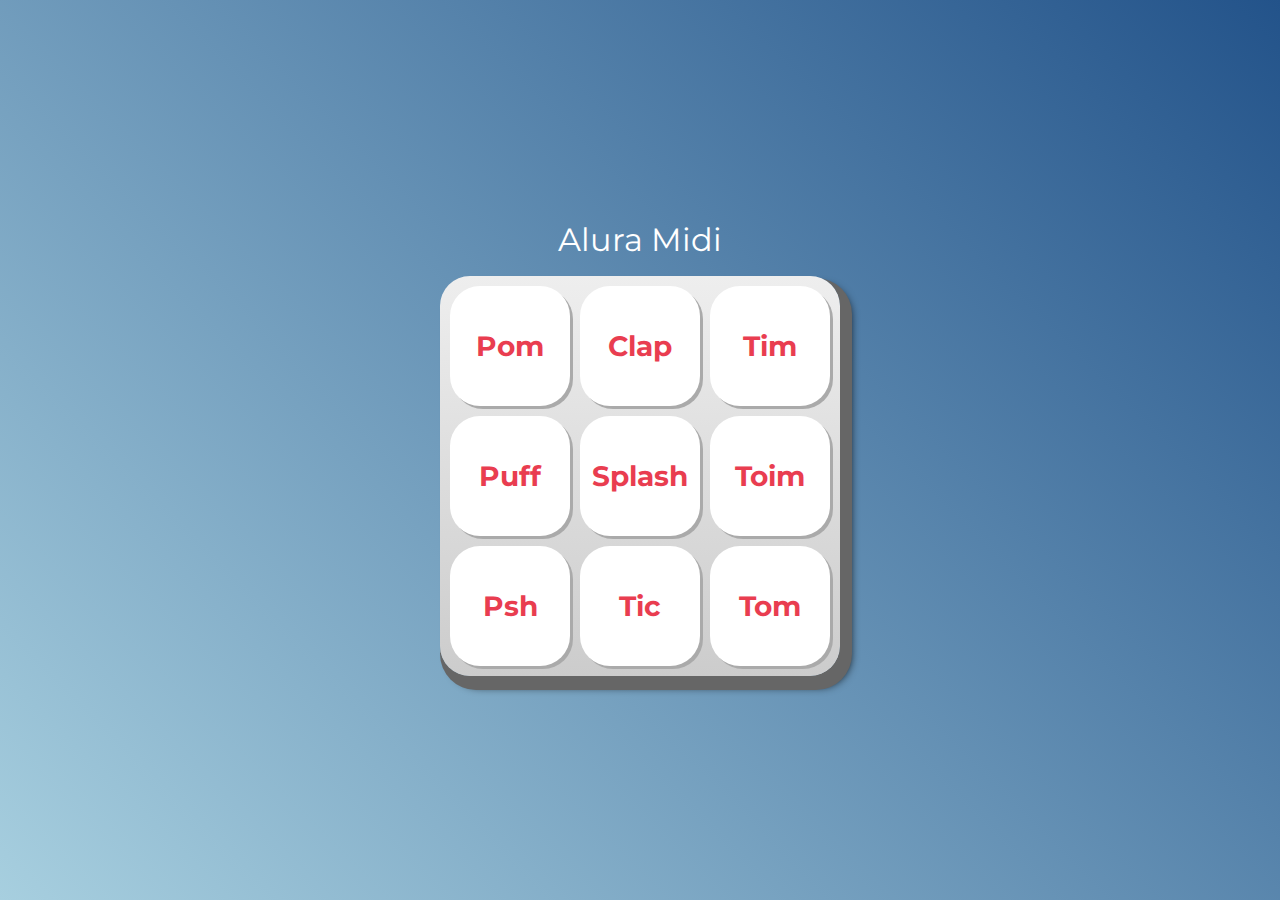
<file: Alura Midi/index.html>
<!DOCTYPE html>
<html lang="pt-BR">
<head>
    <meta charset="UTF-8">
    <meta http-equiv="X-UA-Compatible" content="IE=edge">
    <meta name="viewport" content="width=device-width, initial-scale=1.0">

    <title>Alura MIDI</title>

    <link rel="preconnect" href="https://fonts.googleapis.com">
    <link rel="preconnect" href="https://fonts.gstatic.com" crossorigin>
    <link href="https://fonts.googleapis.com/css2?family=Montserrat:wght@500;600&display=swap" rel="stylesheet">

    <link rel="icon" type="image/png" href="images/bateria.png">
    <link rel="stylesheet" href="css/reset.css">
    <link rel="stylesheet" href="css/estilos.css">   

</head>
<body>

    <h1>Alura Midi</h1>

    <section class="teclado">
        <button class="tecla tecla_pom">Pom</button>
        <button class="tecla tecla_clap">Clap</button>
        <button class="tecla tecla_tim">Tim</button>

        <button class="tecla tecla_puff">Puff</button>
        <button class="tecla tecla_splash">Splash</button>
        <button class="tecla tecla_toim">Toim</button>

        <button class="tecla tecla_psh">Psh</button>
        <button class="tecla tecla_tic">Tic</button>
        <button class="tecla tecla_tom">Tom</button>
    </section>

    <audio src="sounds/keyq.wav" id="som_tecla_pom"></audio>
    <audio src="sounds/keyw.wav" id="som_tecla_clap"></audio>
    <audio src="sounds/keye.wav" id="som_tecla_tim"></audio>
    <audio src="sounds/keya.wav" id="som_tecla_puff"></audio>
    <audio src="sounds/keys.wav" id="som_tecla_splash"></audio>
    <audio src="sounds/keyd.wav" id="som_tecla_toim"></audio>
    <audio src="sounds/keyz.wav" id="som_tecla_psh"></audio>
    <audio src="sounds/keyx.wav" id="som_tecla_tic"></audio>
    <audio src="sounds/keyc.wav" id="som_tecla_tom"></audio>

    <script src="main.js"></script>
</body>
</html>
</file>
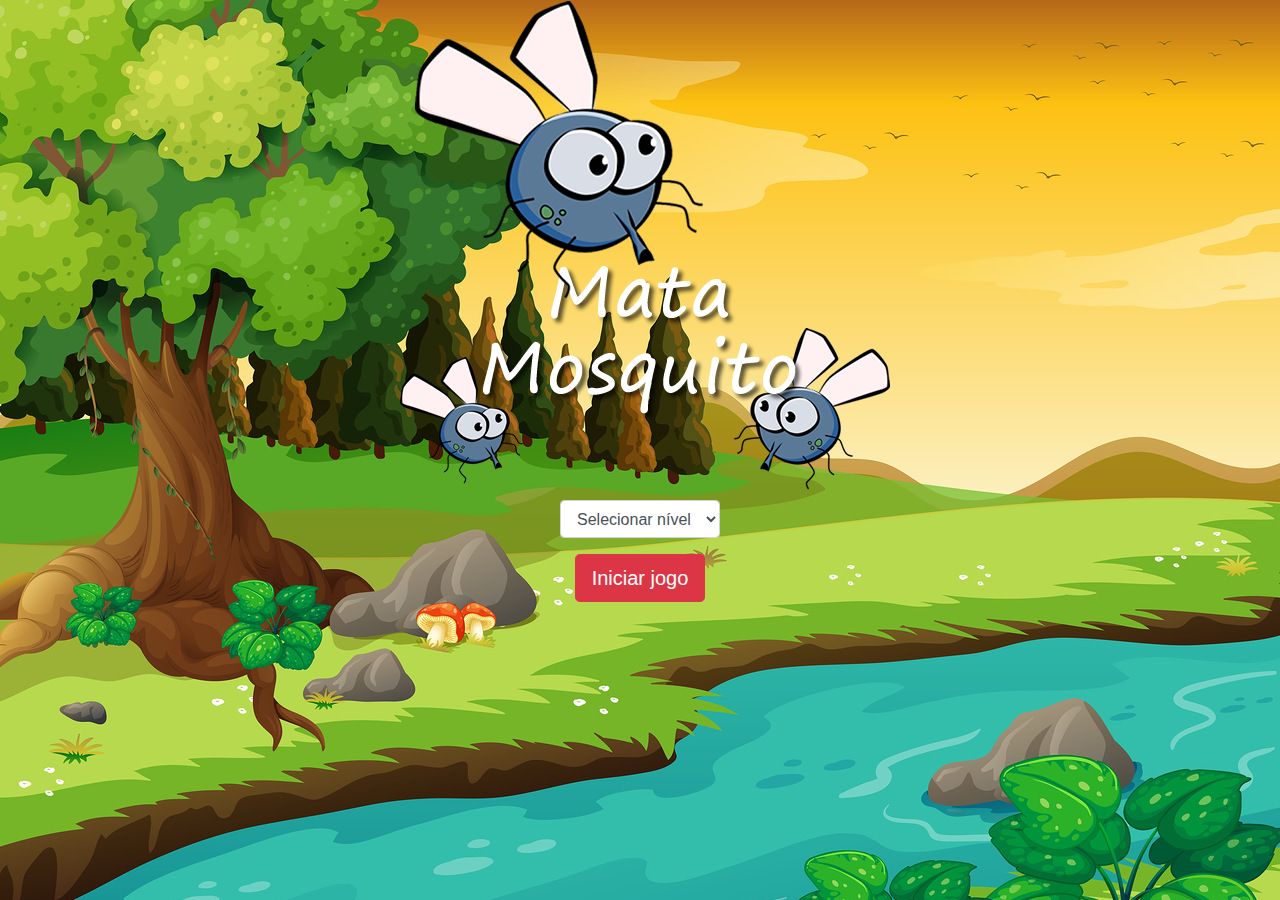
<file: Mata Mosquito/index.html>
<!DOCTYPE html>
<html>
	<head>
		<title>Nono Projeto</title>
		<meta charset="utf-8">		

        <!-- Bootstrap CSS -->
        <link rel="stylesheet" href="https://maxcdn.bootstrapcdn.com/bootstrap/4.0.0/css/bootstrap.min.css" integrity="sha384-Gn5384xqQ1aoWXA+058RXPxPg6fy4IWvTNh0E263XmFcJlSAwiGgFAW/dAiS6JXm" crossorigin="anonymous">		
        <link rel="stylesheet" href="style.css">

        <script>
            function IniciarJogo(){
                var ModoJogo = document.getElementById("ModoJogo").value;
                if (ModoJogo==="") {
                    return false;
                } 
                window.location.href = "app.html?" + ModoJogo; /*A página concatenado com o parâmetro*/
                /*Padrão não convencional, embora seja a mais fácil (Ideal para primeiros passos)*/
            }
        </script>
	</head>

	<body>
        <div class="container">
            <div class="row">
                <div class="col">
                    <div class="d-flex justify-content-center">
                        <img src="Imagens/game.png" >
                    </div>
                </div>
            </div>
            <div class="row">
                <div class="col">
                    <div class="d-flex justify-content-center">
                        <div class="mb-3">
                            <select class="form-control" id="ModoJogo">
                                <option value="">Selecionar nível</option>
                                <option value="facil">Fácil</option>
                                <option value="medio">Médio</option>
                                <option value="dificil">Difícil</option>
                                <option value="chucknorris">Chuck Norris</option>
                            </select>
                        </div>
                    </div>
                </div>
            </div>
            <div class="row">
                <div class="col">
                    <div class="d-flex justify-content-center">
                        <button type="button" class="btn btn-danger btn-lg" onclick="IniciarJogo()">Iniciar jogo</button>
                    </div>
                </div>
            </div>
        </div>
    </body>
</html>
</file>
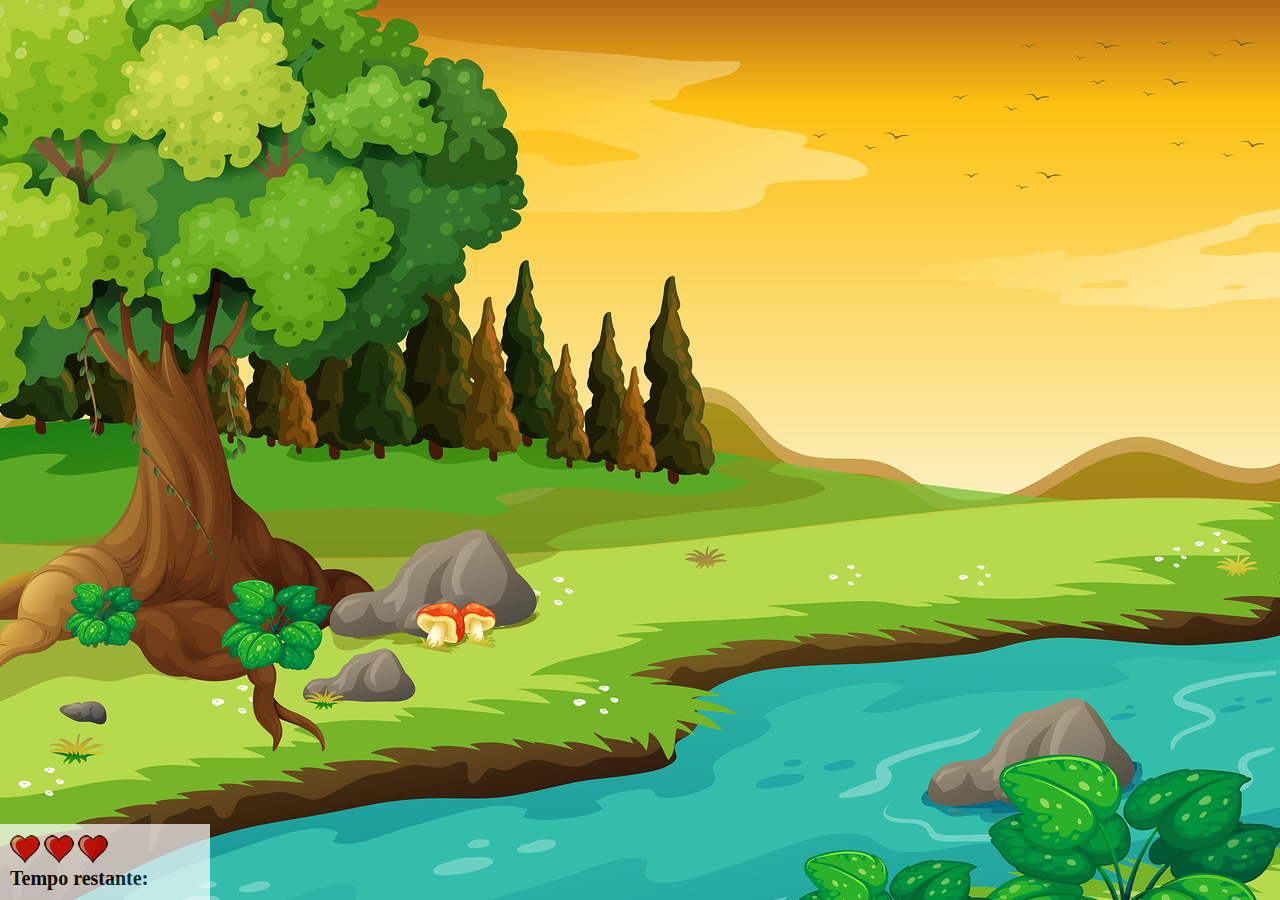
<file: Mata Mosquito/app.html>
<!DOCTYPE html>
<html>
	<head>
		<title>Nono Projeto</title>
		<meta charset="utf-8">
		<link rel="stylesheet" href="style.css">		
	</head>
	<body onresize="AjustaTamanhoJogo()">

		<div class="Painel">
			<div class="Vidas">
				<img id="Vida1" src="Imagens/coracao_cheio.png">
				<img id="Vida2" src="Imagens/coracao_cheio.png">
				<img id="Vida3" src="Imagens/coracao_cheio.png">
			</div>
			<div class="Cronometro">
				Tempo restante: <span id="Cronometro"></span>
			</div>
		</div>
		<script src="main.js"></script>
	</body>
</html>
</file>
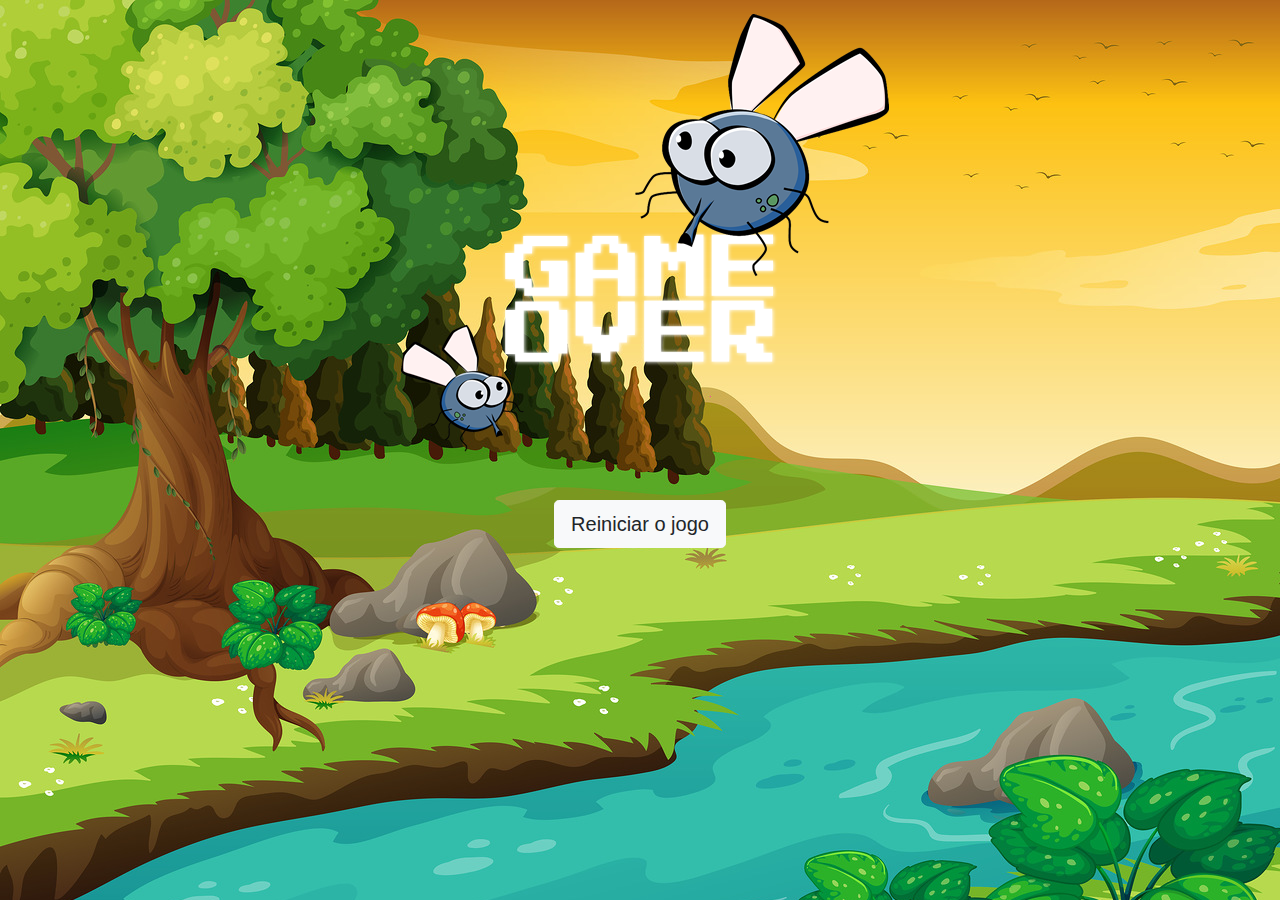
<file: Mata Mosquito/lost.html>
<!DOCTYPE html>
<html>
	<head>
		<title>Nono Projeto</title>
		<meta charset="utf-8">
        <!-- Bootstrap CSS -->
        <link rel="stylesheet" href="https://maxcdn.bootstrapcdn.com/bootstrap/4.0.0/css/bootstrap.min.css" integrity="sha384-Gn5384xqQ1aoWXA+058RXPxPg6fy4IWvTNh0E263XmFcJlSAwiGgFAW/dAiS6JXm" crossorigin="anonymous">		
        <link rel="stylesheet" href="style.css">
	</head>

	<body>

           <div class="container">
               <div class="row">
                   <div class="col">
                       <div class="d-flex justify-content-center">
                            <img src="Imagens/game_over.png" >
                       </div>
                   </div>
               </div>
               <div class="row">
                <div class="col">
                    <div class="d-flex justify-content-center">
                        <button type="button" class="btn btn-light btn-lg" onclick=" window.location.href='index.html' ">Reiniciar o jogo</button>
                    </div>
                </div>
            </div>
           </div>
    </body>
</html>
</file>
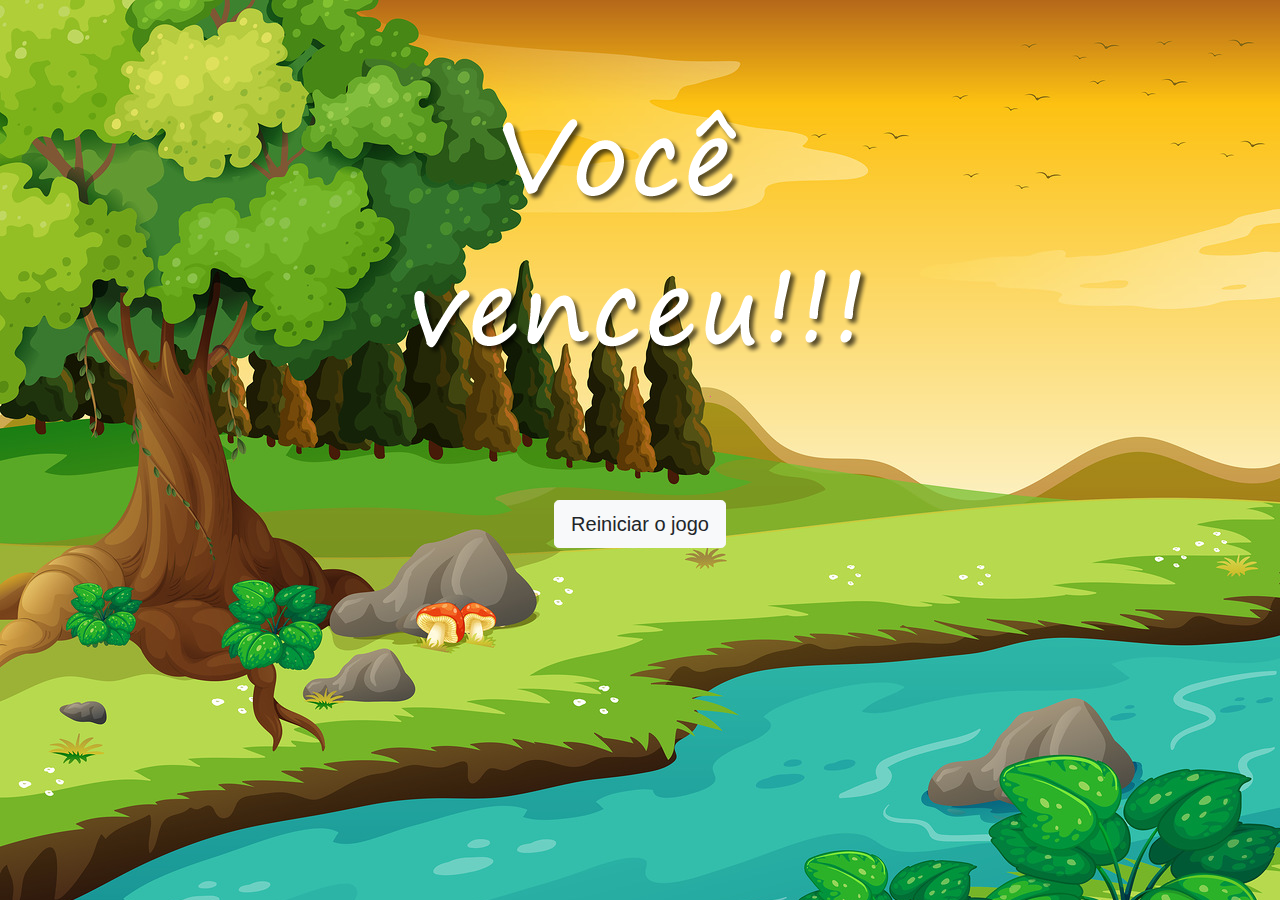
<file: Mata Mosquito/vitoria.html>
<!DOCTYPE html>
<html>
	<head>
		<title>Nono Projeto</title>
		<meta charset="utf-8">
        <!-- Bootstrap CSS -->
        <link rel="stylesheet" href="https://maxcdn.bootstrapcdn.com/bootstrap/4.0.0/css/bootstrap.min.css" integrity="sha384-Gn5384xqQ1aoWXA+058RXPxPg6fy4IWvTNh0E263XmFcJlSAwiGgFAW/dAiS6JXm" crossorigin="anonymous">		
        <link rel="stylesheet" href="style.css">
	</head>

	<body>

           <div class="container">
               <div class="row">
                   <div class="col">
                       <div class="d-flex justify-content-center">
                            <img src="Imagens/vitoria.png" >
                       </div>
                   </div>
               </div>
               <div class="row">
                <div class="col">
                    <div class="d-flex justify-content-center">
                        <button type="button" class="btn btn-light btn-lg" onclick=" window.location.href='index.html' ">Reiniciar o jogo</button>
                    </div>
                </div>
            </div>
           </div>
    </body>
</html>
</file>
<file: Alura Midi/css/estilos.css>
:root {
  --cinza: #aaa;
  --vermelha: #e93d50;
  --vermelha-escura: #af303f;
  --branca: #fff;
  --luz: rgb(229, 255, 0);
}

body {
  align-items: center;
  background: linear-gradient(45deg, #a7cfdf 0%,#23538a 100%);
  display: flex;
  justify-content: center;
  flex-direction: column;
  font-family: 'Montserrat', sans-serif;
  min-height: 100vh;
}

h1 {
  color: var(--branca);
  margin-bottom: 20px;
  font-size: 2rem;
}

.teclado {
  background: linear-gradient(to bottom, #eeeeee 0%,#cccccc 100%);
  box-shadow: 6px 8px 0 6px #666, 10px 10px 10px #000;
  border-radius: 30px;
  display: grid;
  gap: 10px;
  grid-template-columns: repeat(3, 1fr);
  padding: 10px;
}

.tecla {
  background-color: var(--branca);
  border-radius: 30px;
  box-shadow: 3px 3px 0 var(--cinza);
  color: var(--vermelha);
  cursor: pointer;
  height: 120px;
  font-size: 1.75em;
  font-weight: bold;
  line-height: 120px;
  text-align: center;
  width: 120px;
}

.tecla.ativa,
.tecla:active {
  background-color: var(--vermelha);
  border: 4px solid  var(--vermelha);
  box-shadow: 3px 3px 0 var(--vermelha-escura) inset;
  color: var(--branca);
  outline: none;
}

.tecla.focus,
.tecla:focus {
  outline: none;
  box-shadow: 1px 1px 10px var(--luz);
}

.tecla.active:focus,
.tecla:active:focus {
  box-shadow: 3px 3px 0 var(--vermelha-escura) inset, 1px 1px 10px var(--luz);
}
</file>
<file: Mata Mosquito/style.css>
/*Alterando o cursor*/
html {
  cursor: url("Imagens/mata_mosquito.png") 30 30, auto;
}

/*Caracterização do Mosquitinho*/
.Mosquito_Tamanho_1 {
  width: 40px;
  height: 40px;
}

.Mosquito_Tamanho_2 {
  width: 30px;
  height: 30px;
}

.Mosquito_Tamanho_3 {
  width: 50px;
  height: 50px;
}

.Mosquito_Esquerdo {
  transform: scaleX(1);
  /*Lado original, não precisaria nem implementar*/
}
.Mosquito_Direito {
  transform: scaleX(-1);
}

/*Criação do cenário*/
body {
  background-image: url("Imagens/bg.jpg");
  background-size: 100%;
  background-repeat: no-repeat;
}

.Painel {
  position: absolute;
  width: 190px;
  padding: 10px;
  left: 0px;
  bottom: 0px;
  border-top: 1px solid white;
  background-color: white;
  opacity: 0.7;
}

.Vidas {
  float: left;
}

.Cronometro {
  float: left;
  font-size: 20px;
  font-weight: bold;
}
</file>
